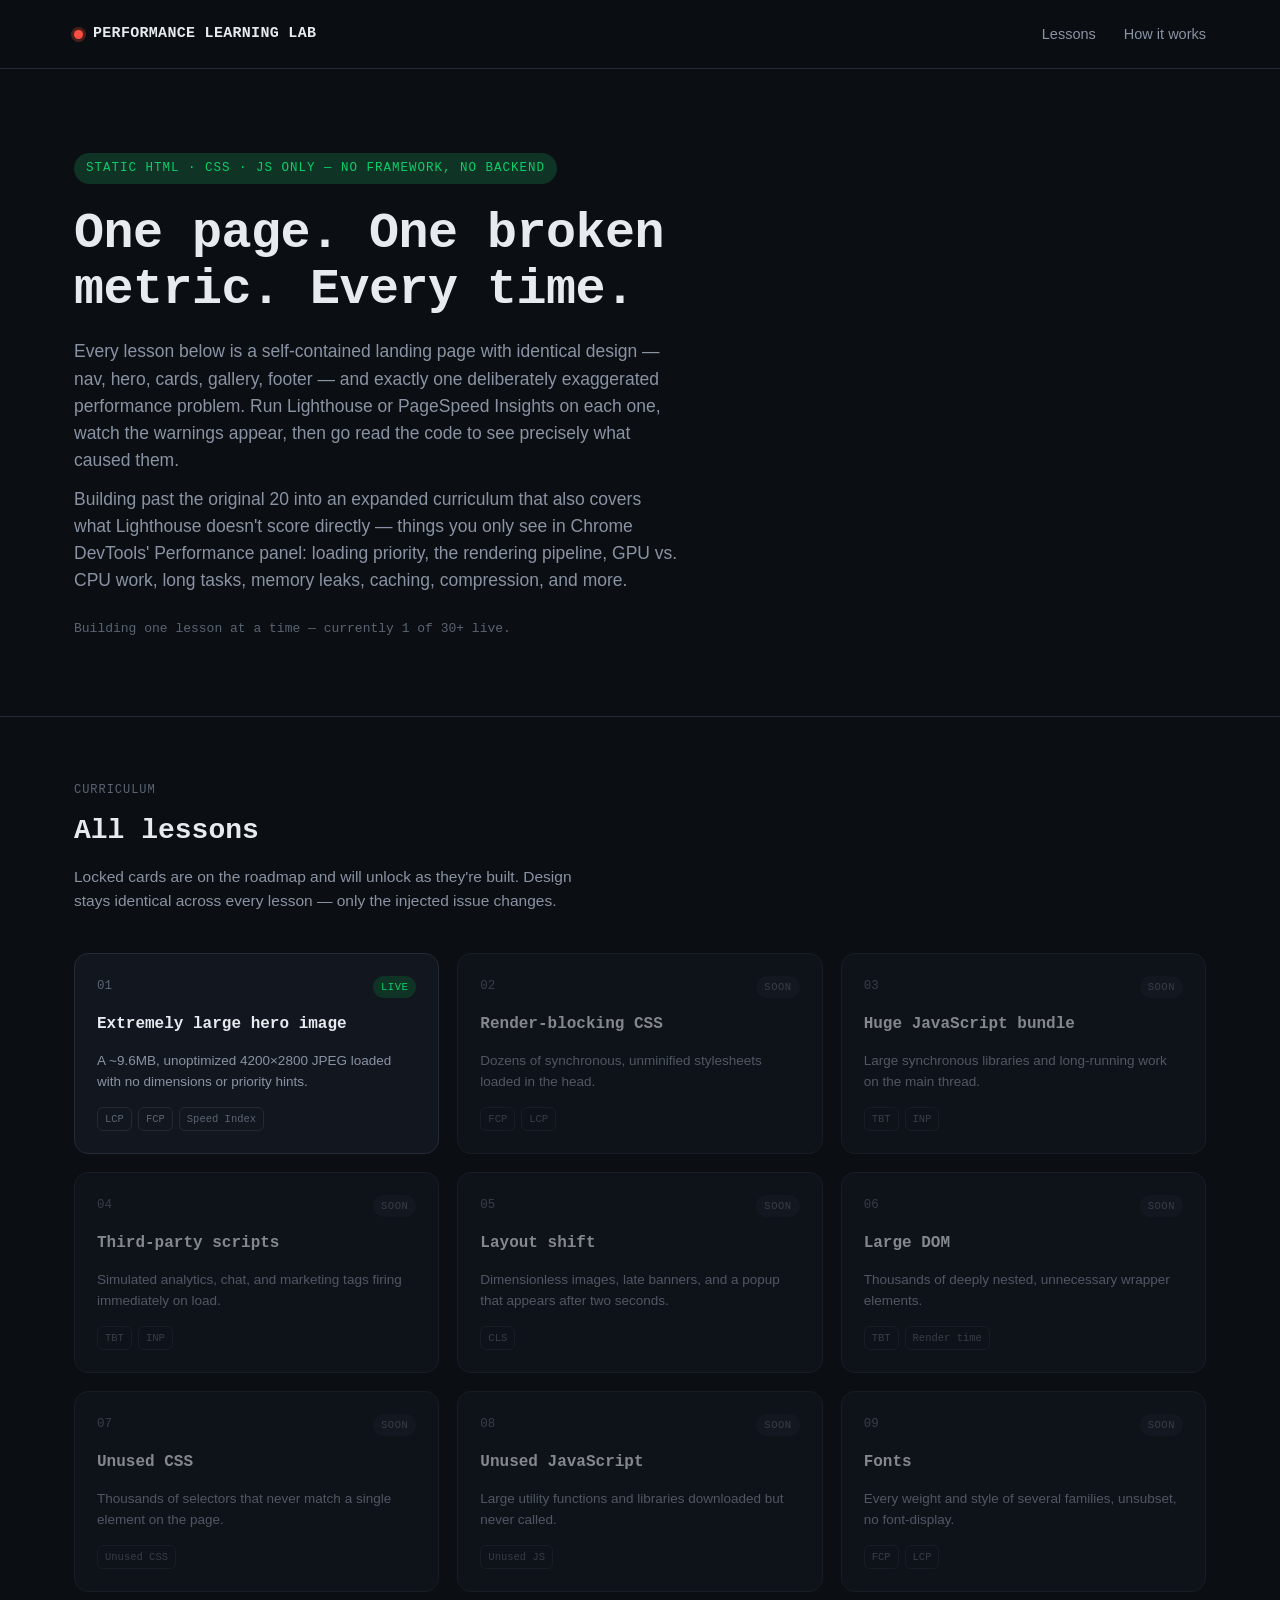
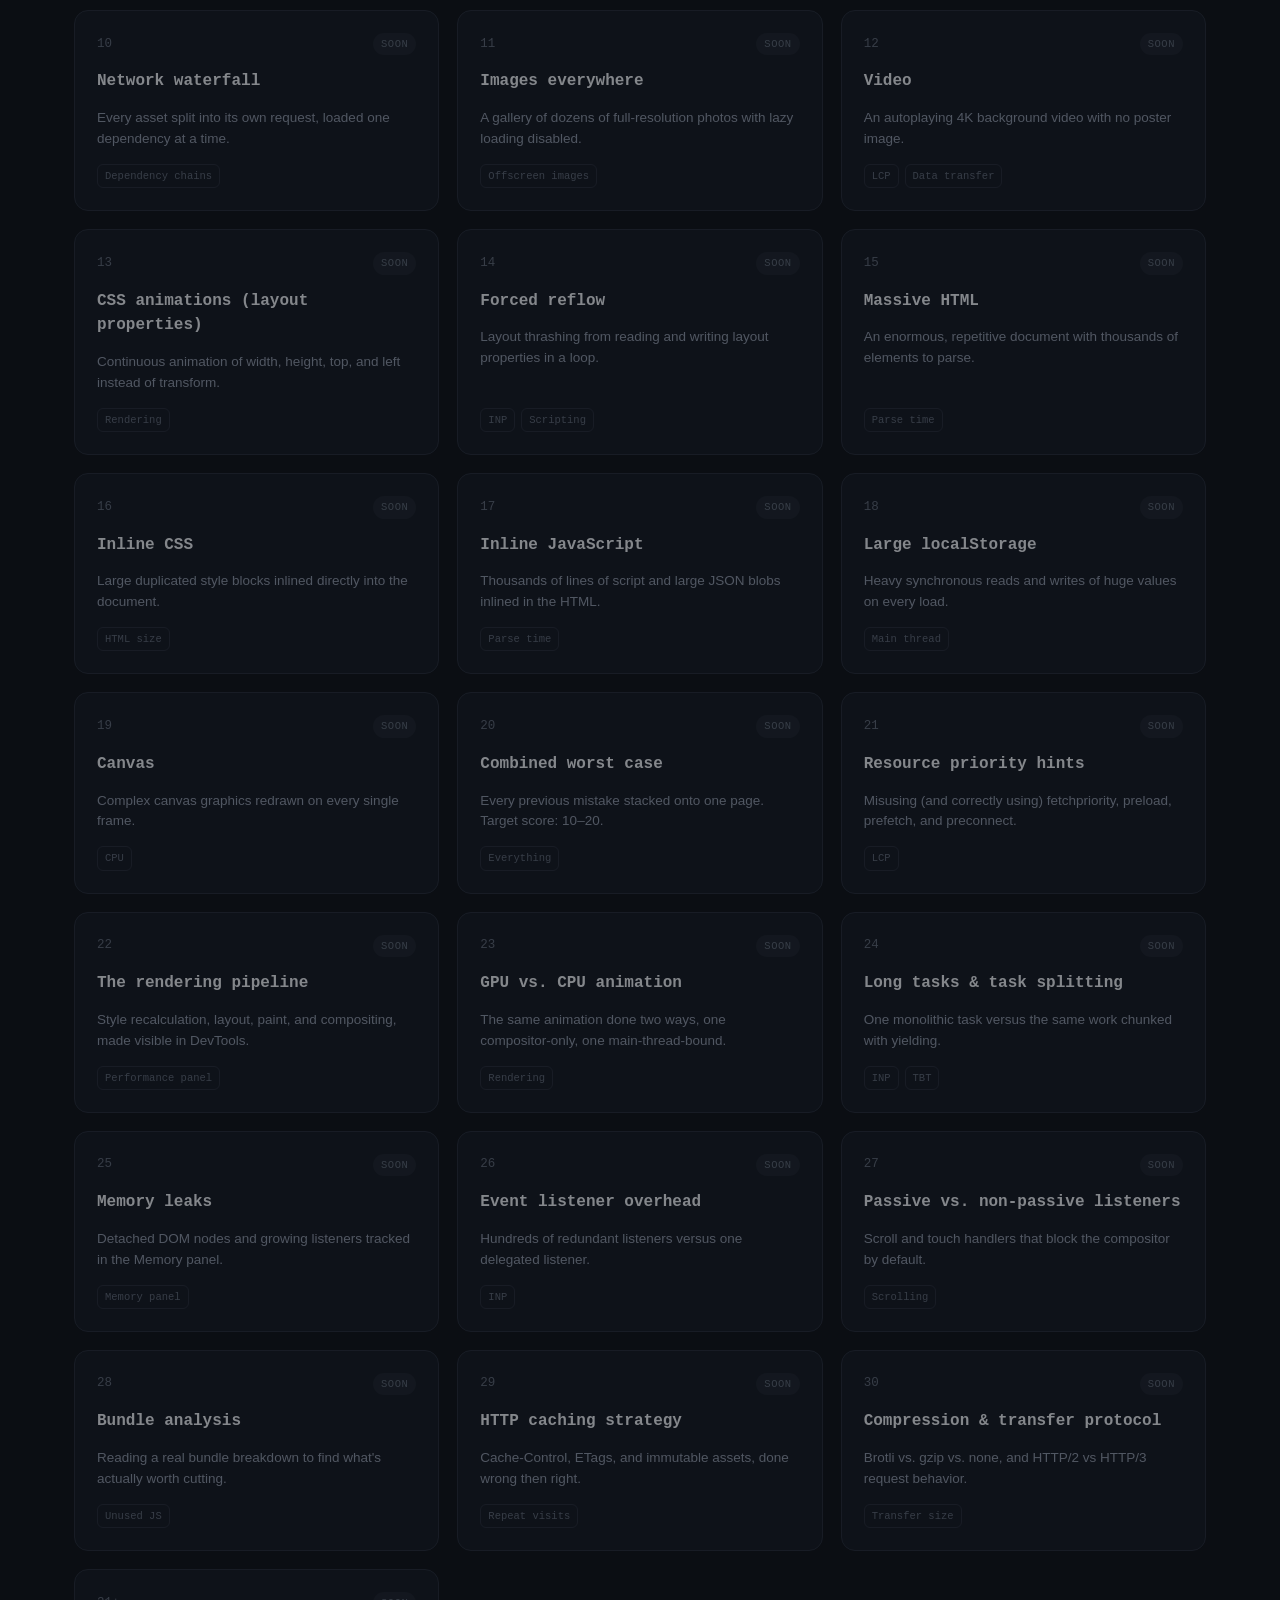
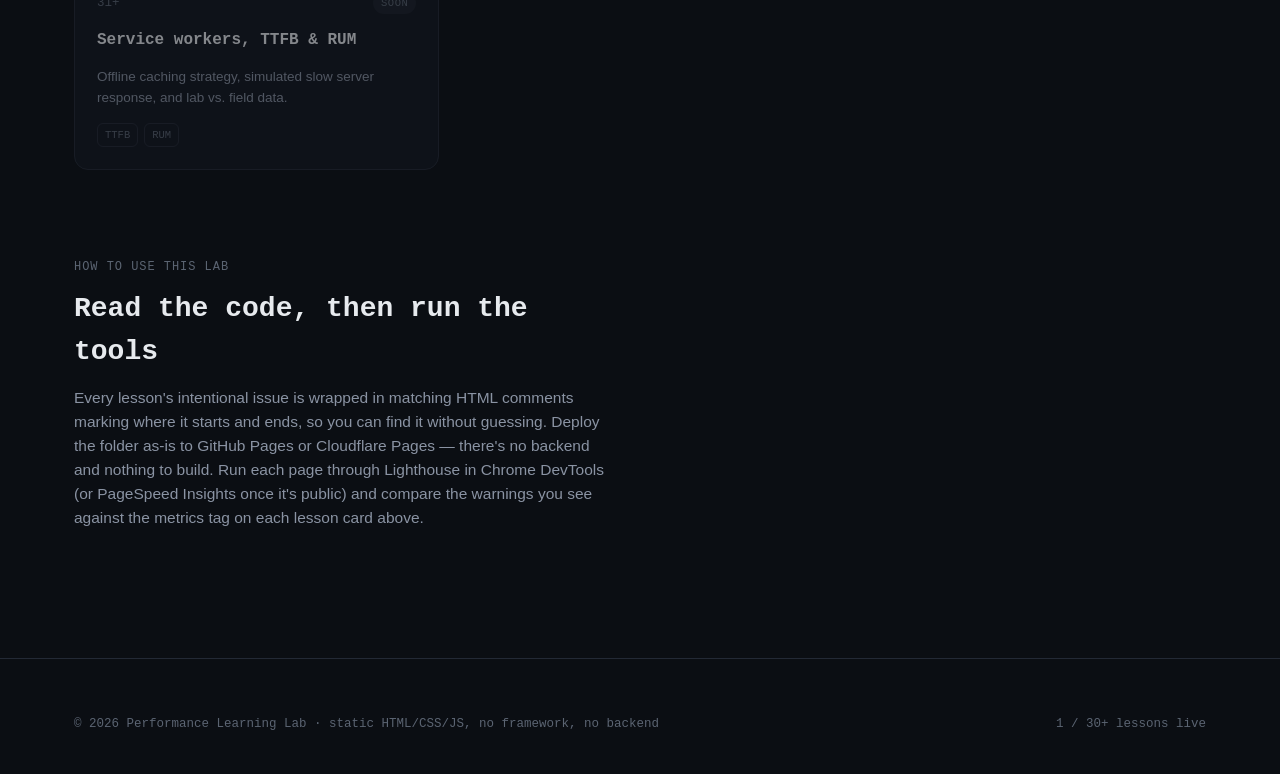
<file: index.html>
<!DOCTYPE html>
<html lang="en">
<head>
<meta charset="UTF-8">
<meta name="viewport" content="width=device-width, initial-scale=1.0">
<title>Performance Learning Lab</title>
<meta name="description" content="A hands-on curriculum of intentionally broken static pages, one Core Web Vital or Lighthouse warning at a time.">
<meta name="robots" content="noindex, nofollow">
<link rel="stylesheet" href="styles.css">
</head>
<body>

<nav class="site-nav">
  <div class="wrap">
    <a href="index.html" class="brand"><span class="dot"></span> PERFORMANCE LEARNING LAB</a>
    <div class="nav-links">
      <a href="#lessons">Lessons</a>
      <a href="#about">How it works</a>
    </div>
  </div>
</nav>

<header class="home-hero">
  <div class="wrap">
    <span class="eyebrow">Static HTML · CSS · JS only — no framework, no backend</span>
    <h1>One page. One broken metric. Every time.</h1>
    <p class="lede">
      Every lesson below is a self-contained landing page with identical design —
      nav, hero, cards, gallery, footer — and exactly one deliberately exaggerated
      performance problem. Run Lighthouse or PageSpeed Insights on each one, watch
      the warnings appear, then go read the code to see precisely what caused them.
    </p>
    <p class="lede">
      Building past the original 20 into an expanded curriculum that also covers
      what Lighthouse doesn't score directly — things you only see in Chrome
      DevTools' Performance panel: loading priority, the rendering pipeline,
      GPU vs. CPU work, long tasks, memory leaks, caching, compression, and more.
    </p>
    <p class="fine">Building one lesson at a time — currently 1 of 30+ live.</p>
  </div>
</header>

<section class="section" id="lessons">
  <div class="wrap">
    <div class="section-head">
      <span class="kicker">Curriculum</span>
      <h2>All lessons</h2>
      <p>Locked cards are on the roadmap and will unlock as they're built. Design stays identical across every lesson — only the injected issue changes.</p>
    </div>

    <div class="lessons-grid">

      <a href="lesson-01-large-lcp/index.html" class="lesson-card is-live">
        <div class="row-top"><span class="num">01</span><span class="status-pill status-live">Live</span></div>
        <h3>Extremely large hero image</h3>
        <p>A ~9.6MB, unoptimized 4200×2800 JPEG loaded with no dimensions or priority hints.</p>
        <div class="metrics"><span class="metric-tag">LCP</span><span class="metric-tag">FCP</span><span class="metric-tag">Speed Index</span></div>
      </a>

      <div class="lesson-card is-locked">
        <div class="row-top"><span class="num">02</span><span class="status-pill status-soon">Soon</span></div>
        <h3>Render-blocking CSS</h3>
        <p>Dozens of synchronous, unminified stylesheets loaded in the head.</p>
        <div class="metrics"><span class="metric-tag">FCP</span><span class="metric-tag">LCP</span></div>
      </div>

      <div class="lesson-card is-locked">
        <div class="row-top"><span class="num">03</span><span class="status-pill status-soon">Soon</span></div>
        <h3>Huge JavaScript bundle</h3>
        <p>Large synchronous libraries and long-running work on the main thread.</p>
        <div class="metrics"><span class="metric-tag">TBT</span><span class="metric-tag">INP</span></div>
      </div>

      <div class="lesson-card is-locked">
        <div class="row-top"><span class="num">04</span><span class="status-pill status-soon">Soon</span></div>
        <h3>Third-party scripts</h3>
        <p>Simulated analytics, chat, and marketing tags firing immediately on load.</p>
        <div class="metrics"><span class="metric-tag">TBT</span><span class="metric-tag">INP</span></div>
      </div>

      <div class="lesson-card is-locked">
        <div class="row-top"><span class="num">05</span><span class="status-pill status-soon">Soon</span></div>
        <h3>Layout shift</h3>
        <p>Dimensionless images, late banners, and a popup that appears after two seconds.</p>
        <div class="metrics"><span class="metric-tag">CLS</span></div>
      </div>

      <div class="lesson-card is-locked">
        <div class="row-top"><span class="num">06</span><span class="status-pill status-soon">Soon</span></div>
        <h3>Large DOM</h3>
        <p>Thousands of deeply nested, unnecessary wrapper elements.</p>
        <div class="metrics"><span class="metric-tag">TBT</span><span class="metric-tag">Render time</span></div>
      </div>

      <div class="lesson-card is-locked">
        <div class="row-top"><span class="num">07</span><span class="status-pill status-soon">Soon</span></div>
        <h3>Unused CSS</h3>
        <p>Thousands of selectors that never match a single element on the page.</p>
        <div class="metrics"><span class="metric-tag">Unused CSS</span></div>
      </div>

      <div class="lesson-card is-locked">
        <div class="row-top"><span class="num">08</span><span class="status-pill status-soon">Soon</span></div>
        <h3>Unused JavaScript</h3>
        <p>Large utility functions and libraries downloaded but never called.</p>
        <div class="metrics"><span class="metric-tag">Unused JS</span></div>
      </div>

      <div class="lesson-card is-locked">
        <div class="row-top"><span class="num">09</span><span class="status-pill status-soon">Soon</span></div>
        <h3>Fonts</h3>
        <p>Every weight and style of several families, unsubset, no font-display.</p>
        <div class="metrics"><span class="metric-tag">FCP</span><span class="metric-tag">LCP</span></div>
      </div>

      <div class="lesson-card is-locked">
        <div class="row-top"><span class="num">10</span><span class="status-pill status-soon">Soon</span></div>
        <h3>Network waterfall</h3>
        <p>Every asset split into its own request, loaded one dependency at a time.</p>
        <div class="metrics"><span class="metric-tag">Dependency chains</span></div>
      </div>

      <div class="lesson-card is-locked">
        <div class="row-top"><span class="num">11</span><span class="status-pill status-soon">Soon</span></div>
        <h3>Images everywhere</h3>
        <p>A gallery of dozens of full-resolution photos with lazy loading disabled.</p>
        <div class="metrics"><span class="metric-tag">Offscreen images</span></div>
      </div>

      <div class="lesson-card is-locked">
        <div class="row-top"><span class="num">12</span><span class="status-pill status-soon">Soon</span></div>
        <h3>Video</h3>
        <p>An autoplaying 4K background video with no poster image.</p>
        <div class="metrics"><span class="metric-tag">LCP</span><span class="metric-tag">Data transfer</span></div>
      </div>

      <div class="lesson-card is-locked">
        <div class="row-top"><span class="num">13</span><span class="status-pill status-soon">Soon</span></div>
        <h3>CSS animations (layout properties)</h3>
        <p>Continuous animation of width, height, top, and left instead of transform.</p>
        <div class="metrics"><span class="metric-tag">Rendering</span></div>
      </div>

      <div class="lesson-card is-locked">
        <div class="row-top"><span class="num">14</span><span class="status-pill status-soon">Soon</span></div>
        <h3>Forced reflow</h3>
        <p>Layout thrashing from reading and writing layout properties in a loop.</p>
        <div class="metrics"><span class="metric-tag">INP</span><span class="metric-tag">Scripting</span></div>
      </div>

      <div class="lesson-card is-locked">
        <div class="row-top"><span class="num">15</span><span class="status-pill status-soon">Soon</span></div>
        <h3>Massive HTML</h3>
        <p>An enormous, repetitive document with thousands of elements to parse.</p>
        <div class="metrics"><span class="metric-tag">Parse time</span></div>
      </div>

      <div class="lesson-card is-locked">
        <div class="row-top"><span class="num">16</span><span class="status-pill status-soon">Soon</span></div>
        <h3>Inline CSS</h3>
        <p>Large duplicated style blocks inlined directly into the document.</p>
        <div class="metrics"><span class="metric-tag">HTML size</span></div>
      </div>

      <div class="lesson-card is-locked">
        <div class="row-top"><span class="num">17</span><span class="status-pill status-soon">Soon</span></div>
        <h3>Inline JavaScript</h3>
        <p>Thousands of lines of script and large JSON blobs inlined in the HTML.</p>
        <div class="metrics"><span class="metric-tag">Parse time</span></div>
      </div>

      <div class="lesson-card is-locked">
        <div class="row-top"><span class="num">18</span><span class="status-pill status-soon">Soon</span></div>
        <h3>Large localStorage</h3>
        <p>Heavy synchronous reads and writes of huge values on every load.</p>
        <div class="metrics"><span class="metric-tag">Main thread</span></div>
      </div>

      <div class="lesson-card is-locked">
        <div class="row-top"><span class="num">19</span><span class="status-pill status-soon">Soon</span></div>
        <h3>Canvas</h3>
        <p>Complex canvas graphics redrawn on every single frame.</p>
        <div class="metrics"><span class="metric-tag">CPU</span></div>
      </div>

      <div class="lesson-card is-locked">
        <div class="row-top"><span class="num">20</span><span class="status-pill status-soon">Soon</span></div>
        <h3>Combined worst case</h3>
        <p>Every previous mistake stacked onto one page. Target score: 10–20.</p>
        <div class="metrics"><span class="metric-tag">Everything</span></div>
      </div>

      <div class="lesson-card is-locked">
        <div class="row-top"><span class="num">21</span><span class="status-pill status-soon">Soon</span></div>
        <h3>Resource priority hints</h3>
        <p>Misusing (and correctly using) fetchpriority, preload, prefetch, and preconnect.</p>
        <div class="metrics"><span class="metric-tag">LCP</span></div>
      </div>

      <div class="lesson-card is-locked">
        <div class="row-top"><span class="num">22</span><span class="status-pill status-soon">Soon</span></div>
        <h3>The rendering pipeline</h3>
        <p>Style recalculation, layout, paint, and compositing, made visible in DevTools.</p>
        <div class="metrics"><span class="metric-tag">Performance panel</span></div>
      </div>

      <div class="lesson-card is-locked">
        <div class="row-top"><span class="num">23</span><span class="status-pill status-soon">Soon</span></div>
        <h3>GPU vs. CPU animation</h3>
        <p>The same animation done two ways, one compositor-only, one main-thread-bound.</p>
        <div class="metrics"><span class="metric-tag">Rendering</span></div>
      </div>

      <div class="lesson-card is-locked">
        <div class="row-top"><span class="num">24</span><span class="status-pill status-soon">Soon</span></div>
        <h3>Long tasks &amp; task splitting</h3>
        <p>One monolithic task versus the same work chunked with yielding.</p>
        <div class="metrics"><span class="metric-tag">INP</span><span class="metric-tag">TBT</span></div>
      </div>

      <div class="lesson-card is-locked">
        <div class="row-top"><span class="num">25</span><span class="status-pill status-soon">Soon</span></div>
        <h3>Memory leaks</h3>
        <p>Detached DOM nodes and growing listeners tracked in the Memory panel.</p>
        <div class="metrics"><span class="metric-tag">Memory panel</span></div>
      </div>

      <div class="lesson-card is-locked">
        <div class="row-top"><span class="num">26</span><span class="status-pill status-soon">Soon</span></div>
        <h3>Event listener overhead</h3>
        <p>Hundreds of redundant listeners versus one delegated listener.</p>
        <div class="metrics"><span class="metric-tag">INP</span></div>
      </div>

      <div class="lesson-card is-locked">
        <div class="row-top"><span class="num">27</span><span class="status-pill status-soon">Soon</span></div>
        <h3>Passive vs. non-passive listeners</h3>
        <p>Scroll and touch handlers that block the compositor by default.</p>
        <div class="metrics"><span class="metric-tag">Scrolling</span></div>
      </div>

      <div class="lesson-card is-locked">
        <div class="row-top"><span class="num">28</span><span class="status-pill status-soon">Soon</span></div>
        <h3>Bundle analysis</h3>
        <p>Reading a real bundle breakdown to find what's actually worth cutting.</p>
        <div class="metrics"><span class="metric-tag">Unused JS</span></div>
      </div>

      <div class="lesson-card is-locked">
        <div class="row-top"><span class="num">29</span><span class="status-pill status-soon">Soon</span></div>
        <h3>HTTP caching strategy</h3>
        <p>Cache-Control, ETags, and immutable assets, done wrong then right.</p>
        <div class="metrics"><span class="metric-tag">Repeat visits</span></div>
      </div>

      <div class="lesson-card is-locked">
        <div class="row-top"><span class="num">30</span><span class="status-pill status-soon">Soon</span></div>
        <h3>Compression &amp; transfer protocol</h3>
        <p>Brotli vs. gzip vs. none, and HTTP/2 vs HTTP/3 request behavior.</p>
        <div class="metrics"><span class="metric-tag">Transfer size</span></div>
      </div>

      <div class="lesson-card is-locked">
        <div class="row-top"><span class="num">31+</span><span class="status-pill status-soon">Soon</span></div>
        <h3>Service workers, TTFB &amp; RUM</h3>
        <p>Offline caching strategy, simulated slow server response, and lab vs. field data.</p>
        <div class="metrics"><span class="metric-tag">TTFB</span><span class="metric-tag">RUM</span></div>
      </div>

    </div>
  </div>
</section>

<section class="section" id="about" style="padding-top:0;">
  <div class="wrap">
    <div class="section-head">
      <span class="kicker">How to use this lab</span>
      <h2>Read the code, then run the tools</h2>
      <p>
        Every lesson's intentional issue is wrapped in matching HTML comments
        marking where it starts and ends, so you can find it without guessing.
        Deploy the folder as-is to GitHub Pages or Cloudflare Pages — there's no
        backend and nothing to build. Run each page through Lighthouse in
        Chrome DevTools (or PageSpeed Insights once it's public) and compare
        the warnings you see against the metrics tag on each lesson card above.
      </p>
    </div>
  </div>
</section>

<footer>
  <div class="wrap">
    <div class="footer-bottom">
      <span>© 2026 Performance Learning Lab · static HTML/CSS/JS, no framework, no backend</span>
      <span>1 / 30+ lessons live</span>
    </div>
  </div>
</footer>

</body>
</html>
</file>
<file: styles.css>
/* ==========================================================================
   PERFORMANCE LEARNING LAB — index/home stylesheet
   Same design tokens as every lesson page. This file additionally defines
   the lessons-grid component used only on the home page.
   ========================================================================== */

:root {
  --bg: #0b0e13;
  --surface: #12161f;
  --surface-2: #1a2029;
  --border: #232935;
  --text: #e7eaee;
  --text-dim: #8a93a3;
  --text-faint: #5b6472;

  --red: #ff4e42;
  --red-dim: #4a201d;
  --amber: #ffa412;
  --amber-dim: #4a3610;
  --green: #0cce6b;
  --green-dim: #0f3324;

  --mono: ui-monospace, "SF Mono", "JetBrains Mono", Menlo, Consolas, "Liberation Mono", monospace;
  --sans: -apple-system, BlinkMacSystemFont, "Segoe UI", Roboto, Helvetica, Arial, sans-serif;

  --radius: 14px;
  --radius-sm: 8px;
  --container: 1180px;
}

* { box-sizing: border-box; }
html { color-scheme: dark; }

body {
  margin: 0;
  background: var(--bg);
  color: var(--text);
  font-family: var(--sans);
  line-height: 1.55;
  -webkit-font-smoothing: antialiased;
}

a { color: inherit; }

.wrap {
  max-width: var(--container);
  margin: 0 auto;
  padding: 0 24px;
}

/* -------------------------------- NAV ---------------------------------- */

.site-nav {
  border-bottom: 1px solid var(--border);
  background: rgba(11, 14, 19, 0.9);
  position: sticky;
  top: 0;
  z-index: 50;
  backdrop-filter: blur(8px);
}

.site-nav .wrap {
  display: flex;
  align-items: center;
  justify-content: space-between;
  height: 68px;
  gap: 24px;
}

.brand {
  display: flex;
  align-items: center;
  gap: 10px;
  font-family: var(--mono);
  font-weight: 600;
  font-size: 15px;
  letter-spacing: 0.02em;
  text-decoration: none;
  white-space: nowrap;
}

.brand .dot {
  width: 9px;
  height: 9px;
  border-radius: 50%;
  background: var(--red);
  box-shadow: 0 0 0 3px var(--red-dim);
}

.nav-links {
  display: flex;
  align-items: center;
  gap: 28px;
  font-size: 14.5px;
  color: var(--text-dim);
}

.nav-links a { text-decoration: none; }
.nav-links a:hover { color: var(--text); }

/* -------------------------------- HERO ---------------------------------- */

.home-hero {
  padding: 84px 0 64px;
  border-bottom: 1px solid var(--border);
}

.home-hero .eyebrow {
  display: inline-flex;
  align-items: center;
  gap: 8px;
  font-family: var(--mono);
  font-size: 12.5px;
  letter-spacing: 0.08em;
  text-transform: uppercase;
  color: var(--green);
  background: var(--green-dim);
  padding: 6px 12px;
  border-radius: 999px;
  margin-bottom: 22px;
}

.home-hero h1 {
  font-family: var(--mono);
  font-size: clamp(30px, 4.5vw, 50px);
  line-height: 1.12;
  letter-spacing: -0.01em;
  margin: 0 0 20px;
  font-weight: 600;
  max-width: 20ch;
}

.home-hero p.lede {
  font-size: 17.5px;
  color: var(--text-dim);
  max-width: 62ch;
  margin: 0 0 12px;
}

.home-hero .fine {
  font-family: var(--mono);
  font-size: 13px;
  color: var(--text-faint);
  margin-top: 24px;
}

/* ----------------------------- LESSONS GRID ------------------------------ */

.section { padding: 64px 0 88px; }

.section-head { max-width: 60ch; margin-bottom: 40px; }

.section-head .kicker {
  font-family: var(--mono);
  font-size: 12px;
  letter-spacing: 0.08em;
  text-transform: uppercase;
  color: var(--text-faint);
  margin-bottom: 10px;
  display: block;
}

.section-head h2 {
  font-family: var(--mono);
  font-size: clamp(22px, 3vw, 28px);
  margin: 0 0 12px;
  font-weight: 600;
}

.section-head p { color: var(--text-dim); margin: 0; font-size: 15.5px; }

.lessons-grid {
  display: grid;
  grid-template-columns: repeat(3, 1fr);
  gap: 18px;
}

.lesson-card {
  background: var(--surface);
  border: 1px solid var(--border);
  border-radius: var(--radius);
  padding: 22px;
  text-decoration: none;
  display: flex;
  flex-direction: column;
  gap: 14px;
  transition: border-color 0.15s ease;
}

.lesson-card.is-live:hover { border-color: var(--text-faint); }

.lesson-card.is-locked {
  opacity: 0.55;
  cursor: default;
}

.lesson-card .row-top {
  display: flex;
  align-items: center;
  justify-content: space-between;
}

.lesson-card .num {
  font-family: var(--mono);
  font-size: 12.5px;
  color: var(--text-faint);
}

.status-pill {
  font-family: var(--mono);
  font-size: 10.5px;
  letter-spacing: 0.05em;
  text-transform: uppercase;
  padding: 3px 8px;
  border-radius: 999px;
}

.status-live { background: var(--green-dim); color: var(--green); }
.status-soon { background: var(--surface-2); color: var(--text-faint); }

.lesson-card h3 {
  margin: 0;
  font-size: 16px;
  font-family: var(--mono);
  font-weight: 600;
}

.lesson-card p {
  margin: 0;
  font-size: 13.5px;
  color: var(--text-dim);
}

.lesson-card .metrics {
  display: flex;
  gap: 6px;
  flex-wrap: wrap;
  margin-top: auto;
}

.metric-tag {
  font-family: var(--mono);
  font-size: 10.5px;
  color: var(--text-faint);
  border: 1px solid var(--border);
  padding: 3px 7px;
  border-radius: 6px;
}

/* -------------------------------- FOOTER ----------------------------------- */

footer { padding: 56px 0 40px; border-top: 1px solid var(--border); }

.footer-bottom {
  display: flex;
  justify-content: space-between;
  align-items: center;
  font-family: var(--mono);
  font-size: 12.5px;
  color: var(--text-faint);
  flex-wrap: wrap;
  gap: 10px;
}

/* -------------------------------- RESPONSIVE -------------------------------- */

@media (max-width: 900px) {
  .lessons-grid { grid-template-columns: 1fr 1fr; }
  .nav-links { display: none; }
}

@media (max-width: 560px) {
  .lessons-grid { grid-template-columns: 1fr; }
}
</file>
